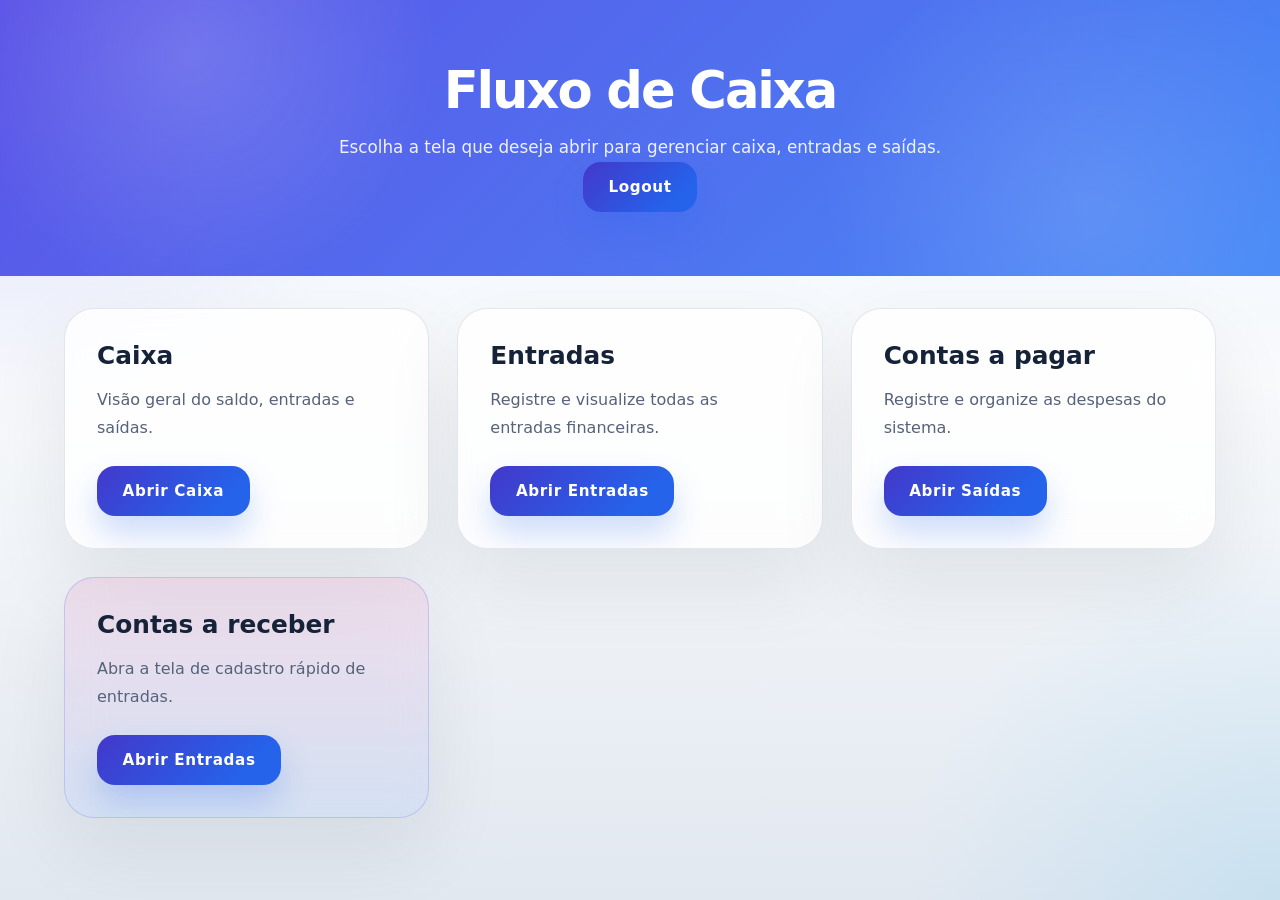
<file: index.html>
﻿<!DOCTYPE html> 
<html lang="pt-BR"> 
<head> 
  <meta charset="UTF-8" /> 
  <meta name="viewport" content="width=device-width, initial-scale=1.0" /> 
  <title>Dashboard - Controle de Dívidas</title> 
  <link rel="stylesheet" href="assets/styles.css" /> 
</head> 

<body> 

  <header class="hero"> 
    <div class="hero-content"> 
      <h1>Fluxo de Caixa</h1> 
      <p>Escolha a tela que deseja abrir para gerenciar caixa, entradas e saídas.</p> 
      
      <button type="button" onclick="window.location.href='pages/auth/login.html'">
        Logout
      </button> 
    </div> 
  </header> 

  <main class="container"> 

    <section class="card"> 
      <h2>Caixa</h2> 
      <p>Visão geral do saldo, entradas e saídas.</p> 
      
      <button type="button" onclick="window.location.href='pages/app/caixa.html'">
        Abrir Caixa
      </button> 
    </section> 

    <section class="card"> 
      <h2>Entradas</h2> 
      <p>Registre e visualize todas as entradas financeiras.</p> 
      
      <button type="button" onclick="window.location.href='pages/app/entradas.html'">
        Abrir Entradas
      </button> 
    </section> 

    <section class="card"> 
      <h2>Contas a pagar</h2> 
      <p>Registre e organize as despesas do sistema.</p> 
      
      <button type="button" onclick="window.location.href='pages/app/saidas.html'">
        Abrir Saídas
      </button> 
    </section> 

    <section class="card card-accent"> 
      <h2>Contas a receber</h2> 
      <p>Abra a tela de cadastro rápido de entradas.</p> 
      
      <button type="button" onclick="window.location.href='pages/app/registrar-entrada.html'">
        Abrir Entradas
      </button> 
    </section> 

  </main> 

</body> 
</html>
</file>
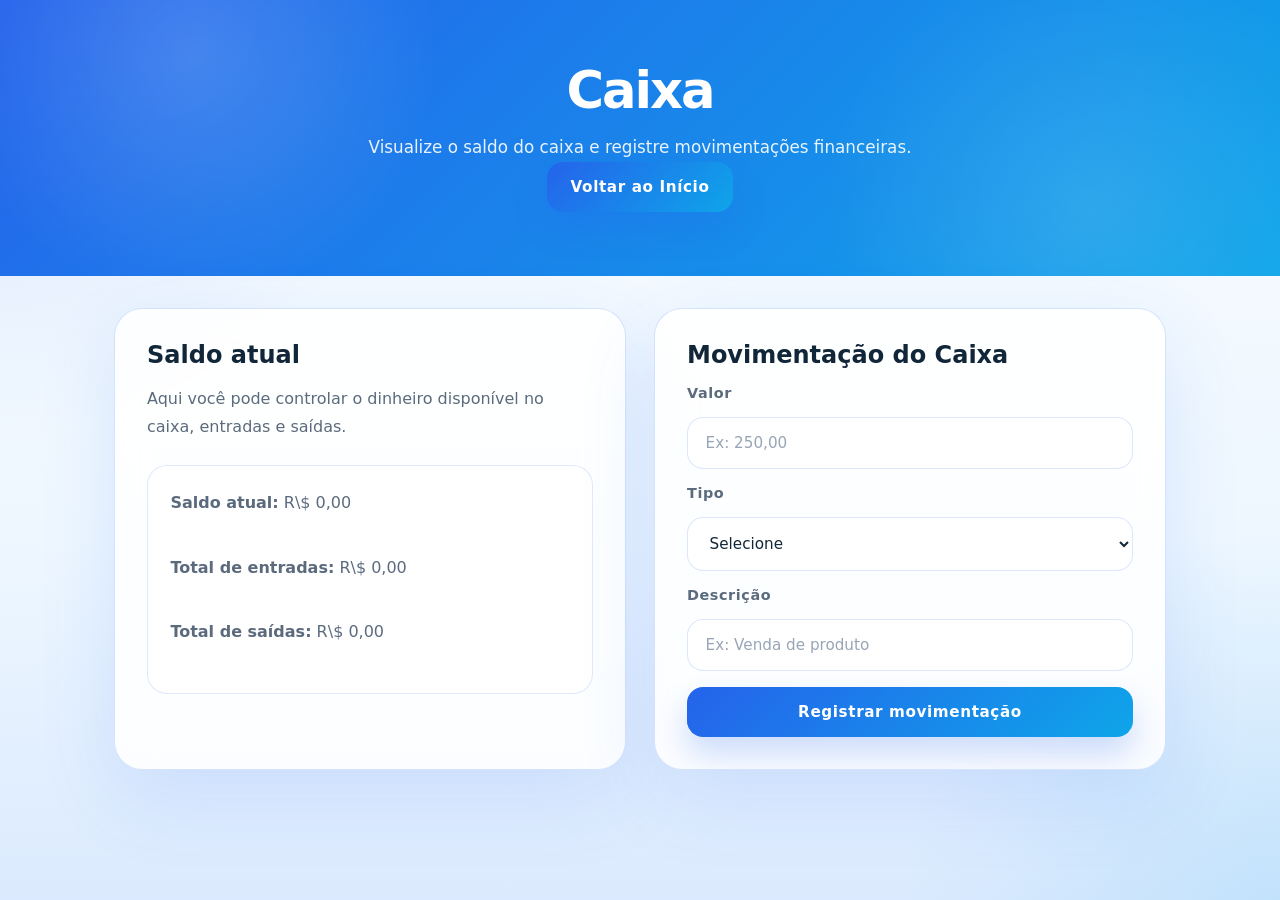
<file: pages/app/caixa.html>
﻿<!DOCTYPE html>
<html lang="pt-BR">
<head>
  <meta charset="UTF-8" />
  <meta name="viewport" content="width=device-width, initial-scale=1.0" />
  <title>Caixa - Controle de Dívidas</title>
  <link rel="stylesheet" href="../../assets/styles.css" />
  <link rel="stylesheet" href="../../assets/app/caixa.css" />
</head>
<body>
  <header class="hero">
    <div class="hero-content">
      <h1>Caixa</h1>
      <p>Visualize o saldo do caixa e registre movimentações financeiras.</p>
      <button type="button" onclick="window.location.href='../../index.html'">Voltar ao Início</button>
    </div>
  </header>
  <main class="container">
    <section class="card">
        <h2>Saldo atual</h2>
        <p>Aqui você pode controlar o dinheiro disponível no caixa, entradas e saídas.</p>
        <div class="data-block">
        <p><strong>Saldo atual:</strong> R\$ 0,00</p>
        <p><strong>Total de entradas:</strong> R\$ 0,00</p>
        <p><strong>Total de saídas:</strong> R\$ 0,00</p>
      </div>
    </section>
    <section class="card">
      <h2>Movimentação do Caixa</h2>
      <form>
        <label>Valor</label>
        <input type="number" min="0.01" step="0.01" placeholder="Ex: 250,00" />

        <label>Tipo</label>
        <select>
          <option value="">Selecione</option>
          <option value="entrada">Entrada</option>
          <option value="saida">Saída</option>
        </select>

        <label>Descrição</label>
        <input type="text" placeholder="Ex: Venda de produto" />

        <button type="button">Registrar movimentação</button>
      </form>
    </section>
  </main>
</body>
</html>
</file>
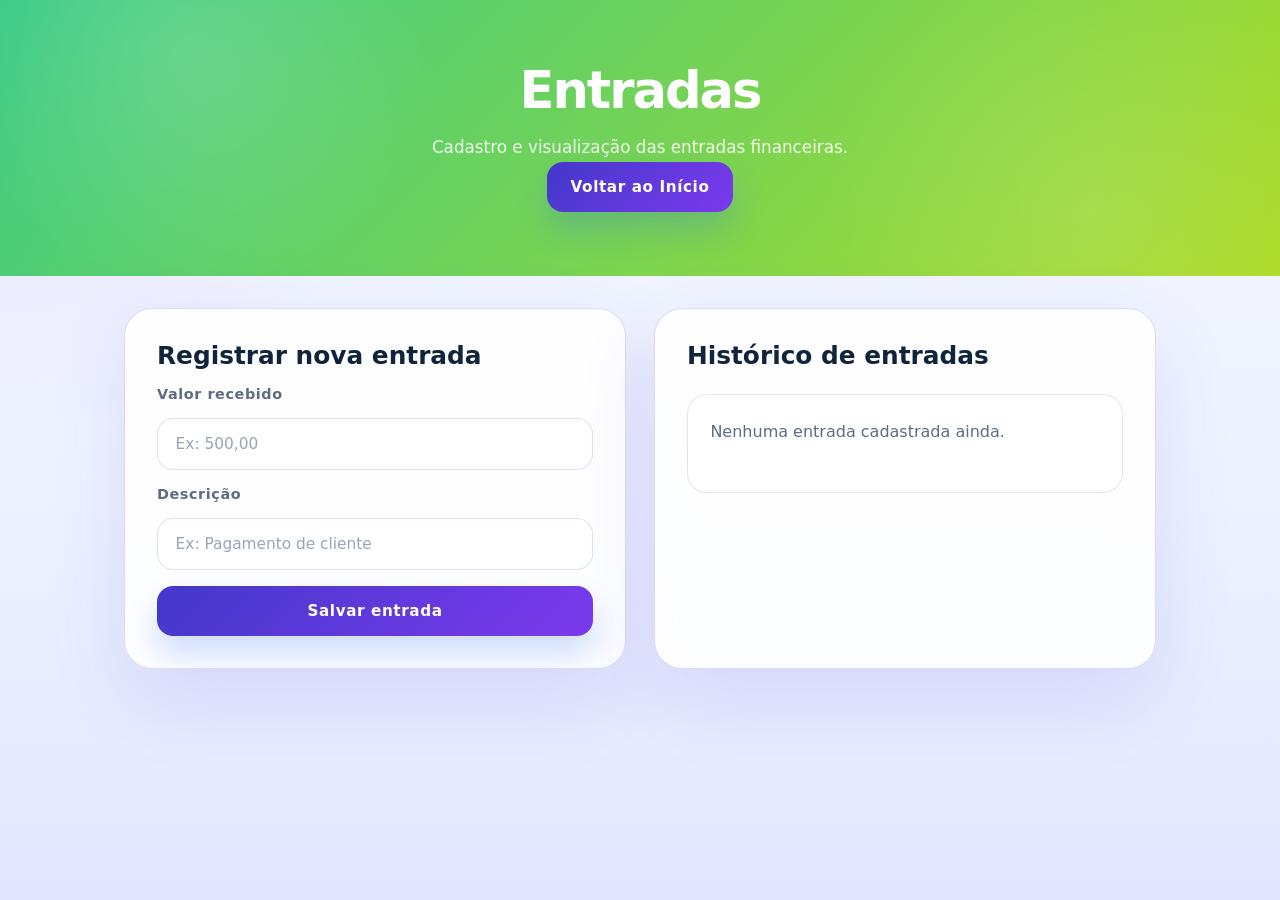
<file: pages/app/entradas.html>
﻿<!DOCTYPE html>
<html lang="pt-BR">
<head>
  <meta charset="UTF-8" />
  <meta name="viewport" content="width=device-width, initial-scale=1.0" />
  <title>Entradas - Controle de Dívidas</title>
  <link rel="stylesheet" href="../../assets/styles.css" />
  <link rel="stylesheet" href="../../assets/app/entradas.css" />
</head>
<body>
  <header class="hero">
    <div class="hero-content">
      <h1>Entradas</h1>
      <p>Cadastro e visualização das entradas financeiras.</p>
      <button type="button" onclick="window.location.href='../../index.html'">Voltar ao Início</button>
    </div>
  </header>
  <main class="container">
    <section class="card">
      <h2>Registrar nova entrada</h2>
      <form>
        <label>Valor recebido</label>
        <input type="number" min="0.01" step="0.01" placeholder="Ex: 500,00" />

        <label>Descrição</label>
        <input type="text" placeholder="Ex: Pagamento de cliente" />

        <button type="button">Salvar entrada</button>
      </form>
    </section>
    <section class="card">
      <h2>Histórico de entradas</h2>
      <div class="data-block">
        <p>Nenhuma entrada cadastrada ainda.</p>
      </div>
    </section>
  </main>
</body>
</html>
</file>
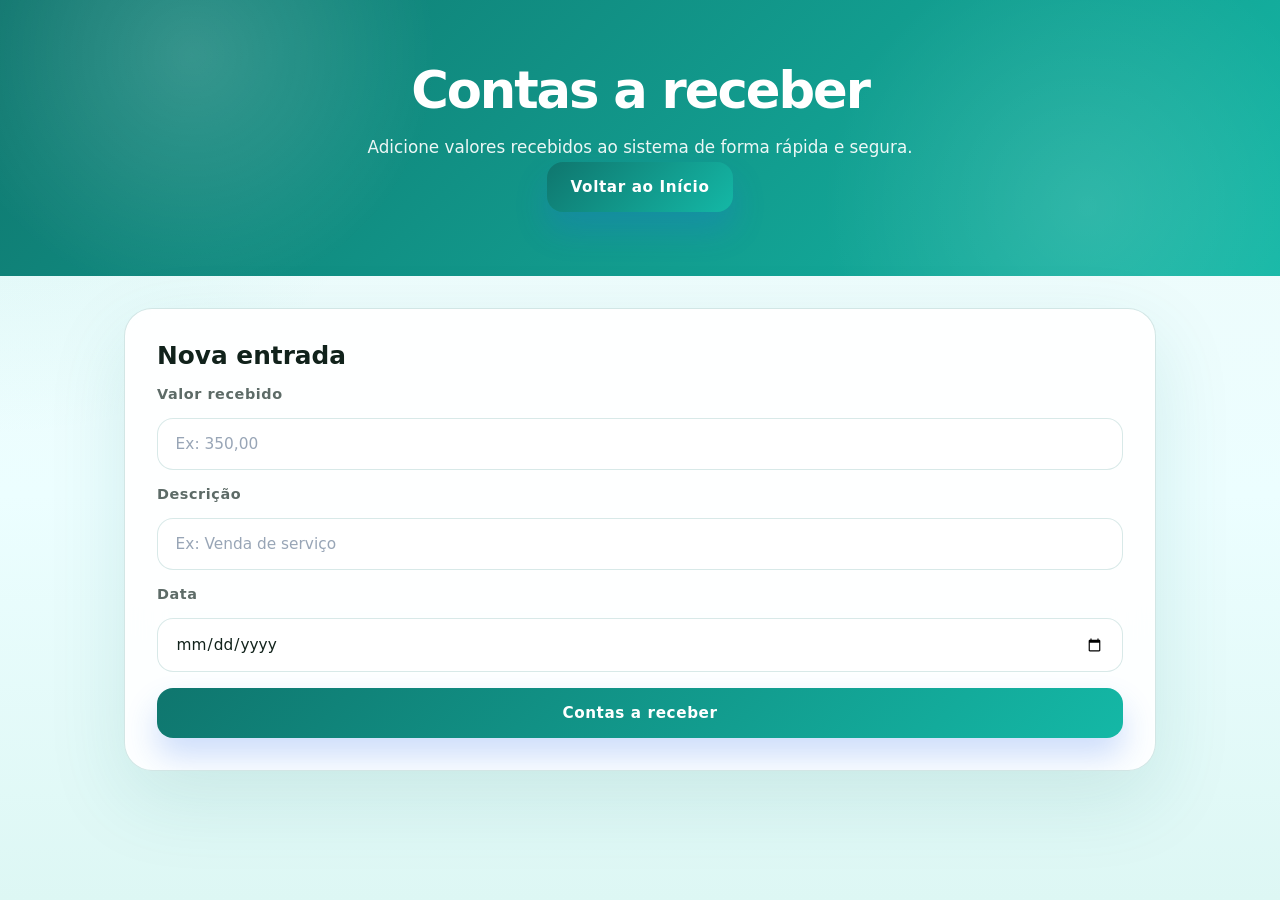
<file: pages/app/registrar-entrada.html>
﻿<!DOCTYPE html>
<html lang="pt-BR">
<head>
  <meta charset="UTF-8" />
  <meta name="viewport" content="width=device-width, initial-scale=1.0" />
  <title>Contas a receber - Controle de Dívidas</title>
  <link rel="stylesheet" href="../../assets/styles.css" />
  <link rel="stylesheet" href="../../assets/app/registrar-entrada.css" />
</head>
<body>
  <header class="hero">
    <div class="hero-content">
      <h1>Contas a receber</h1>
      <p>Adicione valores recebidos ao sistema de forma rápida e segura.</p>
      <button type="button" onclick="window.location.href='../../index.html'">Voltar ao Início</button>
    </div>
  </header>
  <main class="container">
    <section class="card">
      <h2>Nova entrada</h2>
      <form>
        <label>Valor recebido</label>
        <input type="number" min="0.01" step="0.01" placeholder="Ex: 350,00" />

        <label>Descrição</label>
        <input type="text" placeholder="Ex: Venda de serviço" />

        <label>Data</label>
        <input type="date" />

        <button type="button">Contas a receber</button>
      </form>
    </section>
  </main>
</body>
</html>
</file>
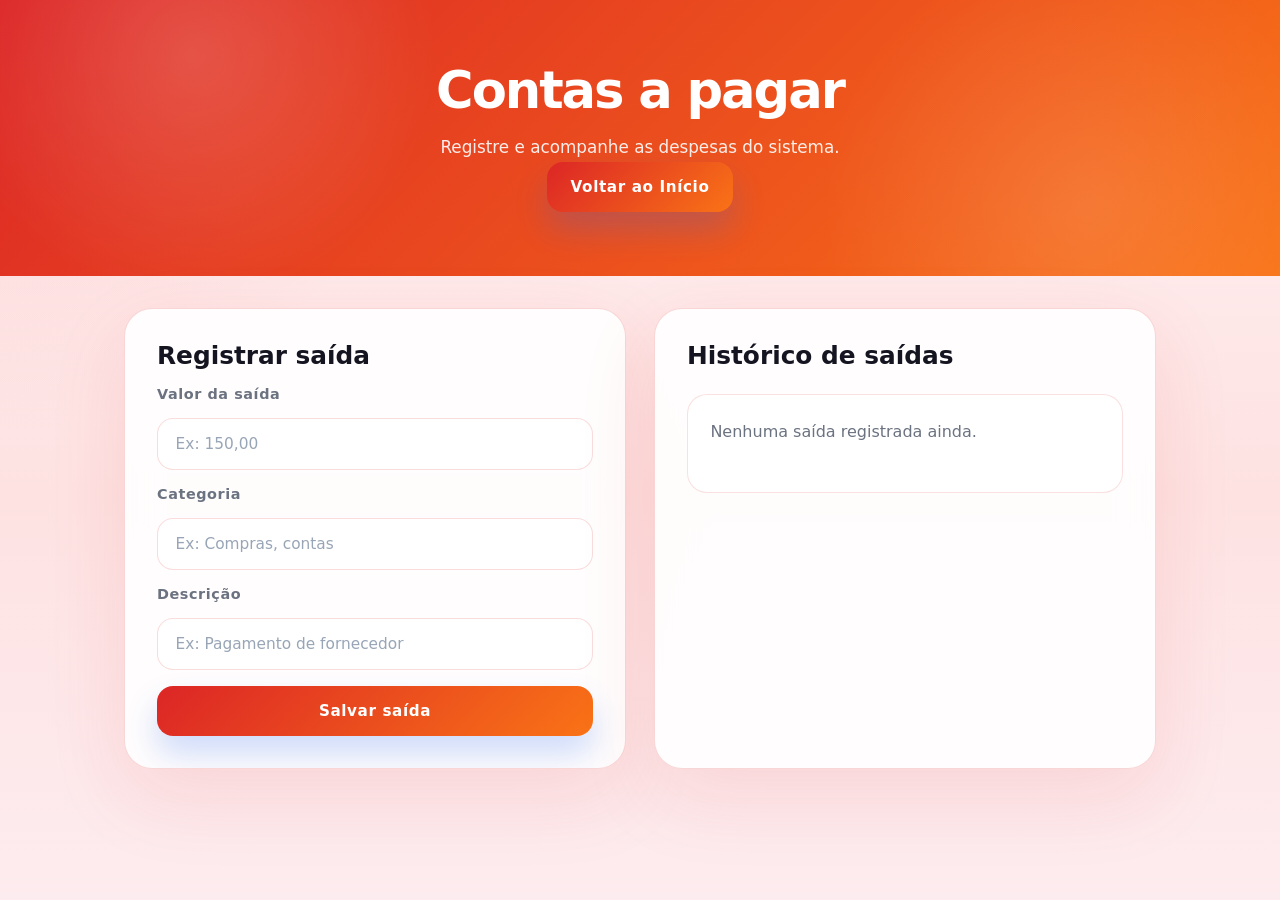
<file: pages/app/saidas.html>
﻿<!DOCTYPE html>
<html lang="pt-BR">
<head>
  <meta charset="UTF-8" />
  <meta name="viewport" content="width=device-width, initial-scale=1.0" />
  <title>Contas a pagar - Controle de Dívidas</title>
  <link rel="stylesheet" href="../../assets/styles.css" />
  <link rel="stylesheet" href="../../assets/app/saidas.css" />
</head>
<body>
  <header class="hero">
    <div class="hero-content">
      <h1>Contas a pagar</h1>
      <p>Registre e acompanhe as despesas do sistema.</p>
      <button type="button" onclick="window.location.href='../../index.html'">Voltar ao Início</button>
    </div>
  </header>
  <main class="container">
    <section class="card">
      <h2>Registrar saída</h2>
      <form>
        <label>Valor da saída</label>
        <input type="number" min="0.01" step="0.01" placeholder="Ex: 150,00" />

        <label>Categoria</label>
        <input type="text" placeholder="Ex: Compras, contas" />

        <label>Descrição</label>
        <input type="text" placeholder="Ex: Pagamento de fornecedor" />

        <button type="button">Salvar saída</button>
      </form>
    </section>
    <section class="card">
      <h2>Histórico de saídas</h2>
      <div class="data-block">
        <p>Nenhuma saída registrada ainda.</p>
      </div>
    </section>
  </main>
</body>
</html>
</file>
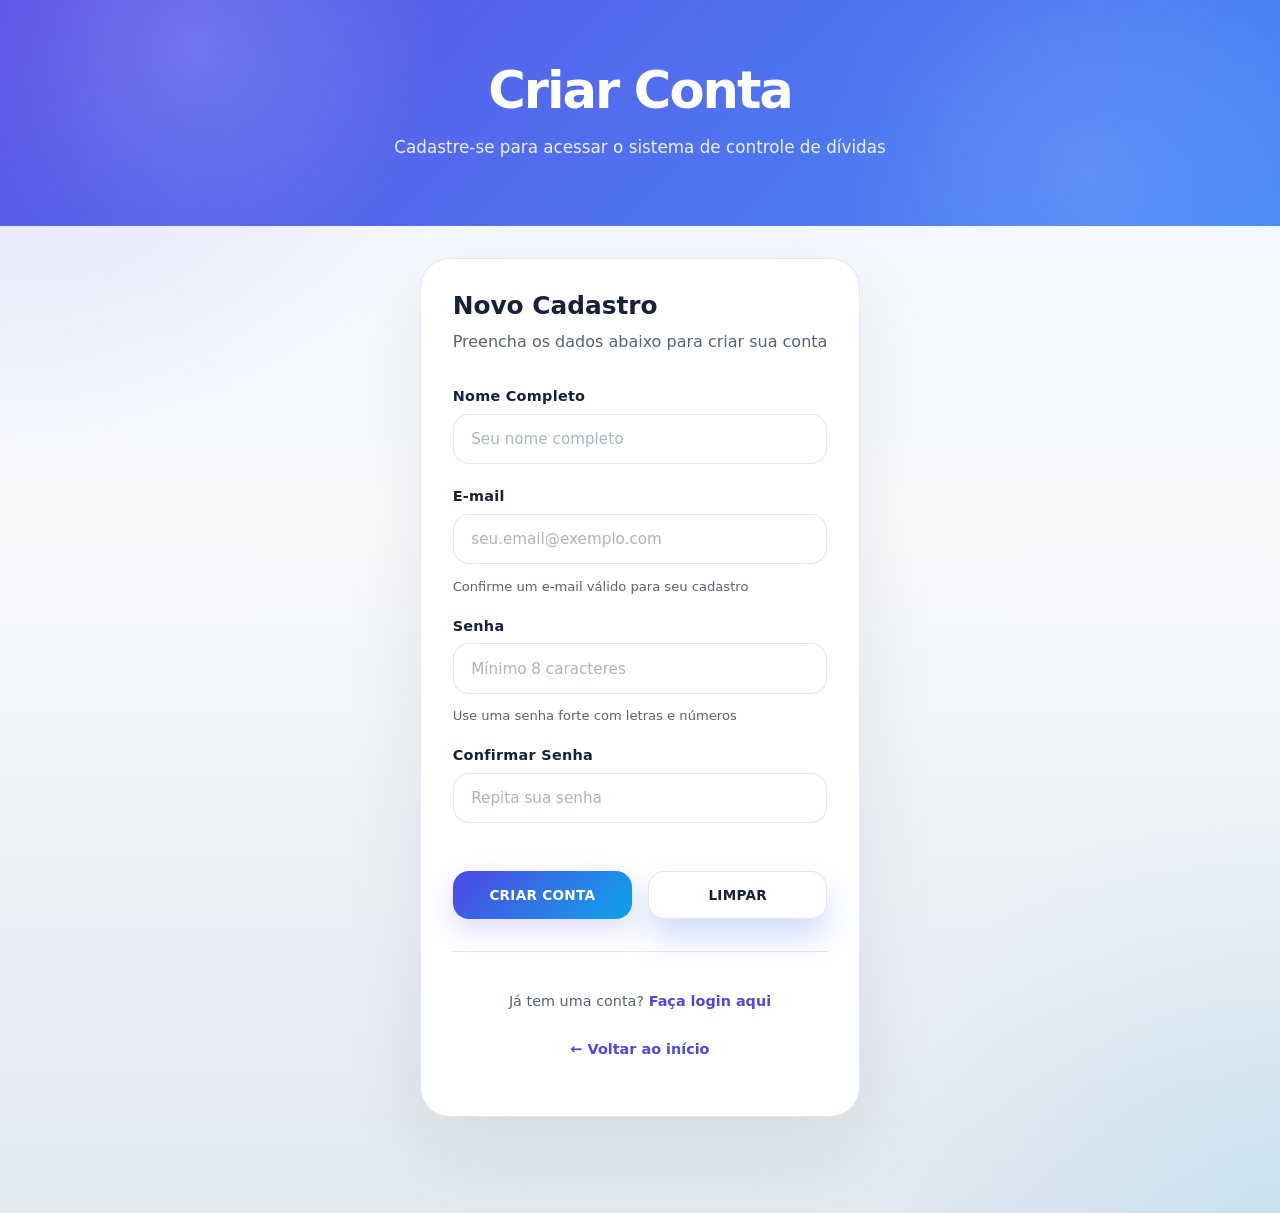
<file: pages/auth/cadastro.html>
﻿<!DOCTYPE html>
<html lang="pt-br">
<head>
  <meta charset="UTF-8" />
  <meta name="viewport" content="width=device-width, initial-scale=1.0" />
  <title>Cadastro - Controle de Dívidas</title>
  <link rel="stylesheet" href="../../assets/styles.css" />
  <link rel="stylesheet" href="../../assets/auth/cadastro.css" />
</head>
<body>
  <header class="hero">
    <div class="hero-content">
      <h1>Criar Conta</h1>
      <p>Cadastre-se para acessar o sistema de controle de dívidas</p>
    </div>
  </header>

  <main class="container">
    <div class="form-wrapper">
      <section class="card">
        <h2>Novo Cadastro</h2>
        <p>Preencha os dados abaixo para criar sua conta</p>

        <form id="cadastroForm" class="cadastro-form">
          <div class="form-group">
            <label for="nome">Nome Completo</label>
            <input type="text" id="nome" name="nome" placeholder="Seu nome completo" required maxlength="100" />
          </div>

          <div class="form-group">
            <label for="email">E-mail</label>
            <input type="email" id="email" name="email" placeholder="seu.email@exemplo.com" required />
            <small class="form-hint">Confirme um e-mail válido para seu cadastro</small>
          </div>

          <div class="form-group">
            <label for="senha">Senha</label>
            <input type="password" id="senha" name="senha" placeholder="Mínimo 8 caracteres" required minlength="8" />
            <small class="form-hint">Use uma senha forte com letras e números</small>
          </div>

          <div class="form-group">
            <label for="confirmarSenha">Confirmar Senha</label>
            <input type="password" id="confirmarSenha" name="confirmarSenha" placeholder="Repita sua senha" required />
          </div>

          <div class="form-actions">
            <button type="submit" class="btn btn-primary">Criar Conta</button>
            <button type="reset" class="btn btn-secondary">Limpar</button>
          </div>
        </form>

        <div class="form-footer">
          <p>Já tem uma conta? <a href="login.html">Faça login aqui</a></p>
          <p><a href="../app/index.html" class="btn-text">← Voltar ao início</a></p>
        </div>
      </section>
    </div>
  </main>

  <div id="toast" class="toast"></div>
  <script src="../../src/Cadastro.java"></script>
</body>
</html>
</file>
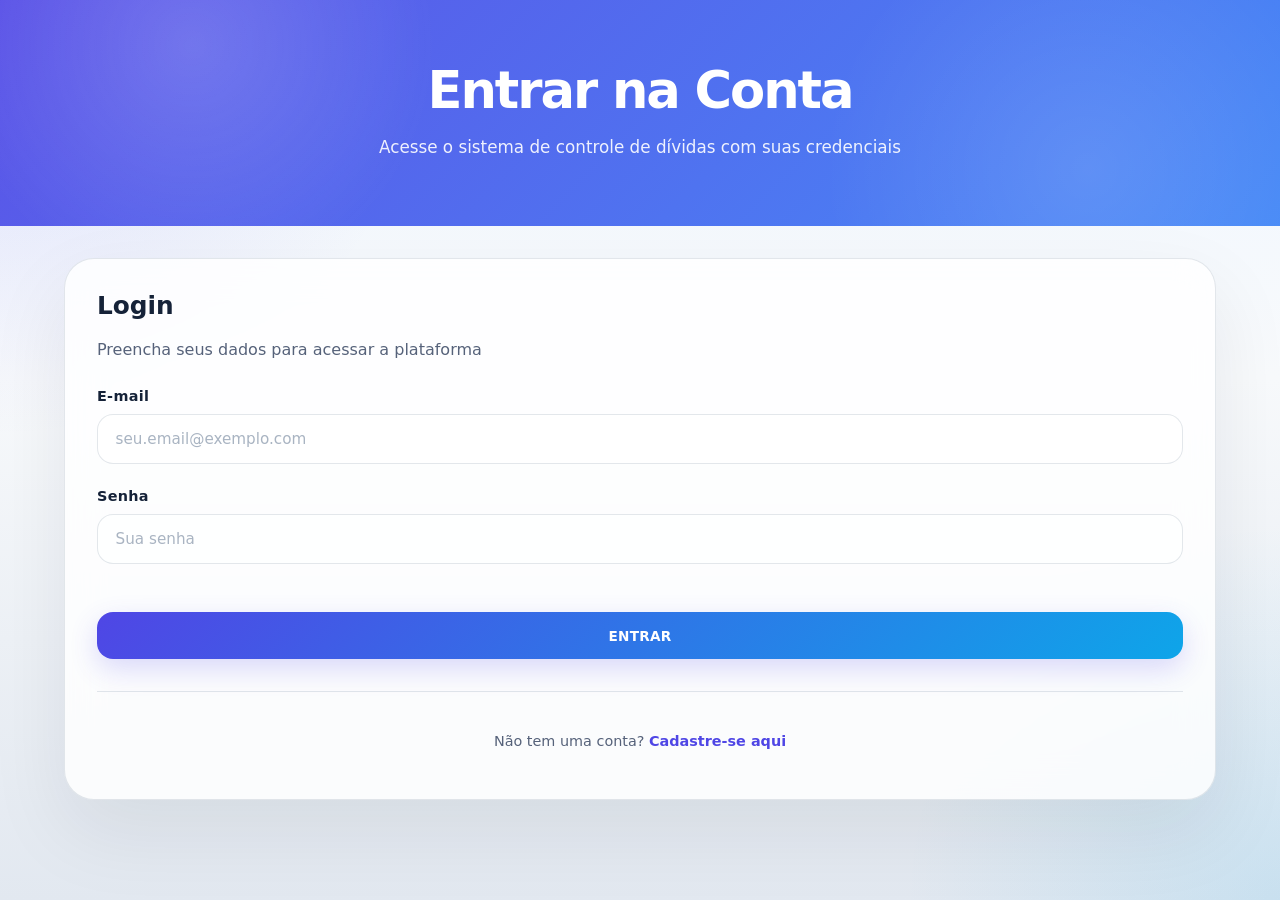
<file: pages/auth/login.html>
﻿<!DOCTYPE html>
<html lang="pt-br">
<head>
  <meta charset="UTF-8" />
  <meta name="viewport" content="width=device-width, initial-scale=1.0" />
  <title>Login - Controle de Dívidas</title>
  <link rel="stylesheet" href="../../assets/styles.css" />
  <link rel="stylesheet" href="../../assets/auth/login.css" />
</head>
<body>
  <header class="hero">
    <div class="hero-content">
      <h1>Entrar na Conta</h1>
      <p>Acesse o sistema de controle de dívidas com suas credenciais</p>
    </div>
  </header>

  <main class="container">
    <div class="form-wrapper">
      <section class="card">
        <h2>Login</h2>
        <p>Preencha seus dados para acessar a plataforma</p>

        <form id="loginForm" class="login-form">
          <div class="form-group">
            <label for="email">E-mail</label>
            <input type="email" id="email" name="email" placeholder="seu.email@exemplo.com" required />
          </div>

          <div class="form-group">
            <label for="senha">Senha</label>
            <input type="password" id="senha" name="senha" placeholder="Sua senha" required />
          </div>

          <div class="form-actions">
            <button type="submit" class="btn btn-primary" style="grid-column: 1 / -1;">Entrar</button>
          </div>
        </form>

        <div class="form-footer">
          <p>Não tem uma conta? <a href="cadastro.html">Cadastre-se aqui</a></p>
        </div>
      </section>
    </div>
  </main>

  <div id="toast" class="toast"></div>
  <script src="../../src/Login.java"></script>
</body>
</html>
</file>
<file: assets/styles.css>
:root {
  --bg: #f4f7ff;
  --surface: rgba(255, 255, 255, 0.82);
  --surface-strong: rgba(255, 255, 255, 0.96);
  --text: #152238;
  --text-muted: #56627a;
  --primary: #4f46e5;
  --primary-soft: #dbe4ff;
  --secondary: #0ea5e9;
  --success: #22c55e;
  --warning: #f59e0b;
  --danger: #ef4444;
  --border: rgba(84, 105, 133, 0.16);
  --shadow: 0 32px 80px rgba(15, 23, 42, 0.08);
}

* {
  box-sizing: border-box;
}

html {
  scroll-behavior: smooth;
}

body {
  margin: 0;
  min-height: 100vh;
  font-family: Inter, system-ui, -apple-system, BlinkMacSystemFont, 'Segoe UI', sans-serif;
  background-color: var(--bg);
  background: radial-gradient(circle at top left, rgba(79, 70, 229, 0.14), transparent 28%),
              radial-gradient(circle at bottom right, rgba(14, 165, 233, 0.12), transparent 24%),
              linear-gradient(180deg, #eff6ff 0%, #f8fafc 42%, #e2e8f0 100%);
  color: var(--text);
}

button,
input,
select {
  font-family: inherit;
}

::selection {
  background: rgba(59, 130, 246, 0.2);
}

.hero {
  padding: 4rem 2rem;
  text-align: center;
  position: relative;
  overflow: hidden;
  background: linear-gradient(135deg, rgba(79, 70, 229, 0.92), rgba(59, 130, 246, 0.94));
  color: white;
}

.hero::after {
  content: '';
  position: absolute;
  inset: 0;
  background: radial-gradient(circle at 15% 20%, rgba(255, 255, 255, 0.16), transparent 22%),
              radial-gradient(circle at 85% 75%, rgba(255, 255, 255, 0.12), transparent 24%);
  pointer-events: none;
}

.hero-content {
  position: relative;
  z-index: 1;
  max-width: 900px;
  margin: 0 auto;
}

.hero h1 {
  margin: 0 0 1rem;
  font-size: clamp(2.5rem, 4vw, 4rem);
  line-height: 1.02;
  letter-spacing: -0.04em;
}

.hero p {
  margin: 0 auto;
  max-width: 720px;
  font-size: 1.05rem;
  line-height: 1.8;
  color: rgba(255, 255, 255, 0.9);
}

.container {
  max-width: 1200px;
  margin: 0 auto 3rem;
  padding: 2rem 1.5rem 3rem;
  display: grid;
  gap: 1.75rem;
  grid-template-columns: repeat(auto-fit, minmax(280px, 1fr));
}

.card {
  position: relative;
  background: var(--surface);
  border: 1px solid var(--border);
  border-radius: 30px;
  padding: 2rem;
  box-shadow: var(--shadow);
  backdrop-filter: blur(18px);
  transition: transform 0.35s ease, box-shadow 0.35s ease, border-color 0.35s ease;
  overflow: hidden;
}

.card::before {
  content: '';
  position: absolute;
  top: 0;
  left: 0;
  width: 100%;
  height: 5px;
  background: linear-gradient(90deg, #4338ca, #2563eb, #0ea5e9);
  transform: scaleX(0);
  transform-origin: left;
  transition: transform 0.4s ease;
}

.card:hover::before {
  transform: scaleX(1);
}

.card:hover {
  transform: translateY(-10px);
  box-shadow: 0 42px 90px rgba(15, 23, 42, 0.16);
  border-color: rgba(79, 70, 229, 0.18);
}

.card h2 {
  margin-top: 0;
  margin-bottom: 1rem;
  font-size: 1.55rem;
  font-weight: 700;
}

.card p {
  margin: 0 0 1.5rem;
  color: var(--text-muted);
  line-height: 1.75;
}

.card-accent {
  background: linear-gradient(180deg, rgba(236, 72, 153, 0.12), rgba(59, 130, 246, 0.1));
  border-color: rgba(99, 102, 241, 0.24);
}

form {
  display: grid;
  gap: 1.2rem;
}

label {
  display: block;
  font-size: 0.88rem;
  font-weight: 700;
  letter-spacing: 0.04em;
  color: var(--text-muted);
}

input,
select {
  width: 100%;
  padding: 1rem 1.2rem;
  border-radius: 18px;
  border: 1px solid rgba(84, 105, 133, 0.18);
  background: #f8fbff;
  color: #172a45;
  font-size: 0.96rem;
  transition: border-color 0.25s ease, box-shadow 0.25s ease, transform 0.2s ease;
}

input:focus,
select:focus {
  outline: none;
  border-color: rgba(79, 70, 229, 0.55);
  box-shadow: 0 0 0 4px rgba(79, 70, 229, 0.12);
  transform: translateY(-1px);
}

input::placeholder {
  color: rgba(84, 105, 133, 0.6);
}

button {
  padding: 1rem 1.6rem;
  border: none;
  border-radius: 18px;
  background: linear-gradient(135deg, #4338ca 0%, #2563eb 80%);
  color: white;
  font-size: 0.95rem;
  font-weight: 700;
  letter-spacing: 0.04em;
  cursor: pointer;
  transition: transform 0.25s ease, box-shadow 0.25s ease;
  box-shadow: 0 18px 32px rgba(37, 99, 235, 0.22);
}

button:hover {
  transform: translateY(-2px);
  box-shadow: 0 22px 36px rgba(37, 99, 235, 0.28);
}

button:active {
  transform: translateY(0);
}

.debt-status,
.data-block {
  margin-top: 1.5rem;
  padding: 1.5rem;
  border-radius: 22px;
  background: rgba(255, 255, 255, 0.9);
  border: 1px solid rgba(84, 105, 133, 0.14);
  box-shadow: inset 0 1px 0 rgba(255, 255, 255, 0.7);
}

.data-block {
  display: grid;
  gap: 0.8rem;
}

.data-block p {
  margin: 0;
  color: var(--text-muted);
}

.toast {
  position: fixed;
  right: 1.4rem;
  bottom: 1.4rem;
  background: rgba(15, 23, 42, 0.96);
  color: white;
  padding: 1rem 1.4rem;
  border-radius: 14px;
  font-size: 0.95rem;
  opacity: 0;
  transform: translateY(18px) scale(0.97);
  transition: opacity 0.25s ease, transform 0.25s ease;
  pointer-events: none;
  z-index: 1000;
}

.toast.show {
  opacity: 1;
  transform: translateY(0) scale(1);
}

@media (max-width: 900px) {
  .hero {
    padding: 3rem 1.5rem;
  }

  .hero h1 {
    font-size: clamp(2rem, 6vw, 3rem);
  }

  .container {
    margin-top: 0;
    padding: 0 1rem 2rem;
  }
}

@media (max-width: 680px) {
  .container {
    grid-template-columns: 1fr;
    gap: 1.25rem;
  }

  .card {
    padding: 1.6rem;
    border-radius: 26px;
  }

  button {
    width: 100%;
  }
}

@media (max-width: 480px) {
  body {
    background: linear-gradient(180deg, #eff6ff 0%, #f8fafc 100%);
  }

  .hero {
    padding: 2.5rem 1rem;
  }

  .container {
    padding: 0 0.85rem 1.5rem;
  }

  .card {
    border-radius: 22px;
  }

  .toast {
    right: 1rem;
    bottom: 1rem;
    left: 1rem;
  }
}
</file>
<file: assets/app/caixa.css>
:root {
  --bg: #eef7ff;
  --surface: rgba(255, 255, 255, 0.88);
  --text: #12263a;
  --text-muted: #5b6b7d;
  --primary: #2563eb;
  --accent: #0ea5e9;
  --border: rgba(37, 99, 235, 0.18);
  --shadow: 0 28px 80px rgba(37, 99, 235, 0.12);
}

* {
  box-sizing: border-box;
}

html {
  scroll-behavior: smooth;
}

body {
  margin: 0;
  min-height: 100vh;
  font-family: Inter, system-ui, sans-serif;
  background-color: var(--bg);
  background: radial-gradient(circle at top left, rgba(37, 99, 235, 0.14), transparent 28%),
              radial-gradient(circle at bottom right, rgba(14, 165, 233, 0.12), transparent 24%),
              linear-gradient(180deg, #f8fbff 0%, #eef7ff 60%, #dbeafe 100%);
  color: var(--text);
}

.hero {
  padding: 4rem 2rem;
  text-align: center;
  background: linear-gradient(135deg, #2563eb 0%, #0ea5e9 100%);
  color: white;
  position: relative;
  overflow: hidden;
}

.hero p {
  max-width: 720px;
  margin: 0 auto;
  color: rgba(255, 255, 255, 0.9);
  line-height: 1.8;
}

.container {
  max-width: 1100px;
  margin: 0 auto 2rem;
  padding: 2rem 1.5rem 2rem;
  display: grid;
  gap: 1.75rem;
  grid-template-columns: repeat(auto-fit, minmax(300px, 1fr));
}

.card {
  background: var(--surface);
  border: 1px solid var(--border);
  border-radius: 28px;
  padding: 2rem;
  box-shadow: var(--shadow);
  transition: transform 0.3s ease, box-shadow 0.3s ease;
}

.card:hover {
  transform: translateY(-8px);
  box-shadow: 0 36px 90px rgba(37, 99, 235, 0.18);
}

.card h2 {
  margin-top: 0;
  margin-bottom: 1rem;
  font-size: 1.5rem;
}

.card p {
  margin-bottom: 1.5rem;
  color: var(--text-muted);
}

form {
  display: grid;
  gap: 1rem;
}

label {
  font-size: 0.9rem;
  color: var(--text-muted);
}

input, select {
  width: 100%;
  padding: 1rem 1.1rem;
  border-radius: 16px;
  border: 1px solid rgba(37, 99, 235, 0.16);
  background: rgba(255, 255, 255, 0.95);
  color: var(--text);
  font-size: 0.95rem;
}

input:focus, select:focus {
  outline: none;
  border-color: rgba(14, 165, 233, 0.6);
  box-shadow: 0 0 0 4px rgba(14, 165, 233, 0.12);
}

button {
  border: none;
  border-radius: 16px;
  background: linear-gradient(135deg, #2563eb 0%, #0ea5e9 100%);
  color: white;
  padding: 1rem 1.5rem;
  font-weight: 700;
  cursor: pointer;
  transition: transform 0.2s ease, box-shadow 0.2s ease;
}

button:hover {
  transform: translateY(-2px);
}

.data-block {
  padding: 1.4rem;
  border-radius: 20px;
  background: rgba(255, 255, 255, 0.95);
  border: 1px solid rgba(37, 99, 235, 0.14);
}

@media (max-width: 720px) {
  .container {
    grid-template-columns: 1fr;
  }
  .hero {
    padding: 3rem 1.2rem;
  }
}
</file>
<file: assets/app/entradas.css>
:root {
  --bg: #f5f8ff;
  --surface: rgba(255, 255, 255, 0.9);
  --text: #10253c;
  --text-muted: #5c6d82;
  --primary: #4338ca;
  --accent: #7c3aed;
  --border: rgba(67, 56, 202, 0.18);
  --shadow: 0 28px 80px rgba(67, 56, 202, 0.12);
}

* {
  box-sizing: border-box;
}

html {
  scroll-behavior: smooth;
}

body {
  margin: 0;
  min-height: 100vh;
  font-family: Inter, system-ui, sans-serif;
  background-color: var(--bg);
  background: radial-gradient(circle at top left, rgba(124, 58, 237, 0.12), transparent 28%),
  linear-gradient(180deg, #f5f8ff 0%, #eef2ff 55%, #e0e7ff 100%);
  color: var(--text);
}

.hero {
  padding: 4rem 2rem;
  text-align: center;
  position: relative;
  overflow: hidden;
  background: linear-gradient(135deg, hsl(152, 58%, 51%) 0%, #aedb26 100%);
  color: white;
}

.hero p {
  max-width: 700px;
  margin: 0 auto;
  color: rgba(255, 255, 255, 0.9);
  line-height: 1.8;
}

.container {
  max-width: 1080px;
  margin: 0 auto 2rem;
  padding: 2rem 1.5rem 2rem;
  display: grid;
  gap: 1.75rem;
  grid-template-columns: repeat(auto-fit, minmax(300px, 1fr));
}

.card {
  background: var(--surface);
  border: 1px solid var(--border);
  border-radius: 28px;
  padding: 2rem;
  box-shadow: var(--shadow);
  transition: transform 0.3s ease, box-shadow 0.3s ease;
}

.card:hover {
  transform: translateY(-8px);
  box-shadow: 0 36px 90px rgba(41, 120, 24, 0.16);
}

.card h2 {
  margin-top: 0;
  margin-bottom: 1rem;
}

.card p {
  margin-bottom: 1.5rem;
  color: var(--text-muted);
}

form {
  display: grid;
  gap: 1rem;
}

label {
  font-size: 0.9rem;
  color: var(--text-muted);
}

input {
  width: 100%;
  padding: 1rem 1.1rem;
  border-radius: 16px;
  border: 1px solid rgba(67, 56, 202, 0.16);
  background: rgba(255, 255, 255, 0.95);
  color: var(--text);
}

button {
  border: none;
  border-radius: 16px;
  background: linear-gradient(135deg, #4338ca 0%, #7c3aed 100%);
  color: white;
  padding: 1rem 1.5rem;
  font-weight: 700;
  cursor: pointer;
}

button:hover {
  transform: translateY(-2px);
}

.data-block {
  padding: 1.4rem;
  border-radius: 20px;
  background: rgba(255, 255, 255, 0.96);
  border: 1px solid rgba(67, 56, 202, 0.14);
}

@media (max-width: 720px) {
  .container {
    grid-template-columns: 1fr;
  }
  .hero {
    padding: 3rem 1.2rem;
  }
}
</file>
<file: assets/app/registrar-entrada.css>
:root {
  --bg: #effaf9;
  --surface: rgba(255, 255, 255, 0.92);
  --text: #11221b;
  --text-muted: #5d6b67;
  --primary: #0f766e;
  --accent: #14b8a6;
  --border: rgba(15, 118, 110, 0.18);
  --shadow: 0 28px 80px rgba(15, 118, 110, 0.12);
}

* {
  box-sizing: border-box;
}

html {
  scroll-behavior: smooth;
}

body {
  margin: 0;
  min-height: 100vh;
  font-family: Inter, system-ui, sans-serif;
  background-color: var(--bg);
  background: radial-gradient(circle at top left, rgba(20, 184, 166, 0.12), transparent 28%),
              linear-gradient(180deg, #effaf9 0%, #ecfeff 55%, #ddf7f4 100%);
  color: var(--text);
}

.hero {
  padding: 4rem 2rem;
  text-align: center;
  position: relative;
  overflow: hidden;
  background: linear-gradient(135deg, #0f766e 0%, #14b8a6 100%);
  color: white;
}

.hero p {
  max-width: 700px;
  margin: 0 auto;
  color: rgba(255, 255, 255, 0.92);
  line-height: 1.8;
}

.container {
  max-width: 1080px;
  margin: 0 auto 2rem;
  padding: 2rem 1.5rem 2rem;
  display: grid;
  gap: 1.75rem;
  grid-template-columns: repeat(auto-fit, minmax(300px, 1fr));
}

.card {
  background: var(--surface);
  border: 1px solid var(--border);
  border-radius: 28px;
  padding: 2rem;
  box-shadow: var(--shadow);
  transition: transform 0.3s ease, box-shadow 0.3s ease;
}

.card:hover {
  transform: translateY(-8px);
  box-shadow: 0 36px 90px rgba(15, 118, 110, 0.16);
}

.card h2 {
  margin-top: 0;
  margin-bottom: 1rem;
}

form {
  display: grid;
  gap: 1rem;
}

label {
  font-size: 0.9rem;
  color: var(--text-muted);
}

input {
  width: 100%;
  padding: 1rem 1.1rem;
  border-radius: 16px;
  border: 1px solid rgba(15, 118, 110, 0.16);
  background: rgba(255, 255, 255, 0.97);
  color: var(--text);
}

button {
  border: none;
  border-radius: 16px;
  background: linear-gradient(135deg, #0f766e 0%, #14b8a6 100%);
  color: white;
  padding: 1rem 1.5rem;
  font-weight: 700;
  cursor: pointer;
}

button:hover {
  transform: translateY(-2px);
}

@media (max-width: 720px) {
  .container {
    grid-template-columns: 1fr;
  }
  .hero {
    padding: 3rem 1.2rem;
  }
}
</file>
<file: assets/app/saidas.css>
:root {
  --bg: #fff1f2;
  --surface: rgba(255, 255, 255, 0.9);
  --text: #151521;
  --text-muted: #6b7280;
  --primary: #dc2626;
  --accent: #f97316;
  --border: rgba(220, 38, 38, 0.18);
  --shadow: 0 28px 80px rgba(220, 38, 38, 0.1);
}

* {
  box-sizing: border-box;
}

html {
  scroll-behavior: smooth;
}

body {
  margin: 0;
  min-height: 100vh;
  font-family: Inter, system-ui, sans-serif;
  background-color: var(--bg);
  background: radial-gradient(circle at top left, rgba(239, 68, 68, 0.12), transparent 28%),
              linear-gradient(180deg, #fff1f2 0%, #fee2e2 55%, #fdecef 100%);
  color: var(--text);
}

.hero {
  padding: 4rem 2rem;
  text-align: center;
  position: relative;
  overflow: hidden;
  background: linear-gradient(135deg, #dc2626 0%, #f97316 100%);
  color: white;
}

.hero p {
  max-width: 700px;
  margin: 0 auto;
  color: rgba(255, 255, 255, 0.9);
  line-height: 1.8;
}

.container {
  max-width: 1080px;
  margin: 0 auto 2rem;
  padding: 2rem 1.5rem 2rem;
  display: grid;
  gap: 1.75rem;
  grid-template-columns: repeat(auto-fit, minmax(300px, 1fr));
}

.card {
  background: var(--surface);
  border: 1px solid var(--border);
  border-radius: 28px;
  padding: 2rem;
  box-shadow: var(--shadow);
  transition: transform 0.3s ease, box-shadow 0.3s ease;
}

.card:hover {
  transform: translateY(-8px);
  box-shadow: 0 36px 90px rgba(220, 38, 38, 0.16);
}

.card h2 {
  margin-top: 0;
  margin-bottom: 1rem;
}

.card p {
  margin-bottom: 1.5rem;
  color: var(--text-muted);
}

form {
  display: grid;
  gap: 1rem;
}

label {
  font-size: 0.9rem;
  color: var(--text-muted);
}

input {
  width: 100%;
  padding: 1rem 1.1rem;
  border-radius: 16px;
  border: 1px solid rgba(220, 38, 38, 0.16);
  background: rgba(255, 255, 255, 0.95);
  color: var(--text);
}

button {
  border: none;
  border-radius: 16px;
  background: linear-gradient(135deg, #dc2626 0%, #f97316 100%);
  color: white;
  padding: 1rem 1.5rem;
  font-weight: 700;
  cursor: pointer;
}

button:hover {
  transform: translateY(-2px);
}

.data-block {
  padding: 1.4rem;
  border-radius: 20px;
  background: rgba(255, 255, 255, 0.96);
  border: 1px solid rgba(220, 38, 38, 0.14);
}

@media (max-width: 720px) {
  .container {
    grid-template-columns: 1fr;
  }
  .hero {
    padding: 3rem 1.2rem;
  }
}
</file>
<file: assets/auth/cadastro.css>
/* Layout e Container */
.form-wrapper {
  max-width: 500px;
  margin: 0 auto;
}

.cadastro-form {
  display: grid;
  gap: 1.5rem;
}

/* Form Groups */
.form-group {
  display: grid;
  gap: 0.6rem;
}

.form-group label {
  display: block;
  font-size: 0.9rem;
  font-weight: 600;
  color: var(--text);
  letter-spacing: 0.02em;
}

.form-group input {
  padding: 0.95rem 1.1rem;
  border-radius: 16px;
  border: 1.5px solid var(--border);
  background: rgba(255, 255, 255, 0.6);
  font-size: 0.95rem;
  transition: all 0.3s ease;
}

.form-group input::placeholder {
  color: rgba(84, 105, 133, 0.5);
}

.form-group input:focus {
  outline: none;
  border-color: var(--primary);
  box-shadow: 0 0 0 3px rgba(79, 70, 229, 0.1);
  background: rgba(255, 255, 255, 0.95);
}

.form-group input:valid {
  border-color: var(--success);
}

.form-group input:invalid:not(:placeholder-shown) {
  border-color: var(--danger);
}

/* Form Hints */
.form-hint {
  display: block;
  font-size: 0.82rem;
  color: var(--text-muted);
  margin-top: 0.3rem;
}

/* Form Actions */
.form-actions {
  display: grid;
  grid-template-columns: 1fr 1fr;
  gap: 1rem;
  margin-top: 1.5rem;
}

.btn {
  padding: 0.95rem 1.4rem;
  border: none;
  border-radius: 16px;
  font-size: 0.95rem;
  font-weight: 600;
  cursor: pointer;
  transition: all 0.3s ease;
  letter-spacing: 0.02em;
  text-transform: uppercase;
  font-size: 0.85rem;
}

.btn-primary {
  background: linear-gradient(135deg, var(--primary), var(--secondary));
  color: white;
  box-shadow: 0 10px 28px rgba(79, 70, 229, 0.2);
}

.btn-primary:hover {
  transform: translateY(-2px);
  box-shadow: 0 14px 36px rgba(79, 70, 229, 0.3);
}

.btn-primary:active {
  transform: translateY(0);
}

.btn-secondary {
  background: var(--surface);
  color: var(--text);
  border: 1.5px solid var(--border);
}

.btn-secondary:hover {
  background: rgba(255, 255, 255, 0.95);
  border-color: var(--primary);
  color: var(--primary);
}

/* Form Footer */
.form-footer {
  margin-top: 2rem;
  padding-top: 1.5rem;
  border-top: 1px solid var(--border);
  text-align: center;
}

.form-footer p {
  margin: 0.8rem 0;
  font-size: 0.9rem;
  color: var(--text-muted);
}

.form-footer a {
  color: var(--primary);
  text-decoration: none;
  font-weight: 600;
  transition: all 0.3s ease;
}

.form-footer a:hover {
  color: var(--secondary);
  text-decoration: underline;
}

.btn-text {
  display: inline-block;
  padding: 0.6rem 0;
  font-size: 0.9rem;
}

/* Card Styling */
.card {
  background: var(--surface-strong);
  border: 1px solid var(--border);
  backdrop-filter: blur(20px);
}

.card h2 {
  color: var(--text);
  margin-bottom: 0.5rem;
}

.card > p {
  color: var(--text-muted);
  margin-bottom: 2rem;
}

/* Responsivo */
@media (max-width: 600px) {
  .form-wrapper {
    padding: 0 1rem;
  }

  .form-actions {
    grid-template-columns: 1fr;
    gap: 0.8rem;
  }

  .btn {
    width: 100%;
  }

  .card {
    border-radius: 24px;
    padding: 1.8rem;
  }
}

@media (max-width: 480px) {
  .form-wrapper {
    padding: 0 0.75rem;
  }

  .card {
    border-radius: 20px;
    padding: 1.4rem;
  }

  .cadastro-form {
    gap: 1.2rem;
  }

  .form-group input {
    padding: 0.85rem 1rem;
    font-size: 16px;
  }

  .form-footer {
    margin-top: 1.5rem;
    padding-top: 1rem;
  }
}
</file>
<file: assets/auth/login.css>
/* Estilos para a página de login */

.login-form {
  display: grid;
  gap: 1.5rem;
}

.login-form .form-group {
  display: grid;
  gap: 0.6rem;
}

.login-form .form-group label {
  display: block;
  font-size: 0.9rem;
  font-weight: 600;
  color: var(--text);
  letter-spacing: 0.02em;
}

.login-form .form-group input {
  padding: 0.95rem 1.1rem;
  border-radius: 16px;
  border: 1.5px solid var(--border);
  background: rgba(255, 255, 255, 0.6);
  font-size: 0.95rem;
  transition: all 0.3s ease;
}

.login-form .form-group input::placeholder {
  color: rgba(84, 105, 133, 0.5);
}

.login-form .form-group input:focus {
  outline: none;
  border-color: var(--primary);
  box-shadow: 0 0 0 3px rgba(79, 70, 229, 0.1);
  background: rgba(255, 255, 255, 0.95);
}

.form-actions {
  display: grid;
  grid-template-columns: 1fr 1fr;
  gap: 1rem;
  margin-top: 1.5rem;
}

.btn {
  padding: 0.95rem 1.4rem;
  border: none;
  border-radius: 16px;
  font-weight: 600;
  cursor: pointer;
  transition: all 0.3s ease;
  letter-spacing: 0.02em;
  text-transform: uppercase;
  font-size: 0.85rem;
}

.btn-primary {
  background: linear-gradient(135deg, var(--primary), var(--secondary));
  color: white;
  box-shadow: 0 10px 28px rgba(79, 70, 229, 0.2);
}

.btn-primary:hover {
  transform: translateY(-2px);
  box-shadow: 0 14px 36px rgba(79, 70, 229, 0.3);
}

.btn-secondary {
  background: var(--surface);
  color: var(--text);
  border: 1.5px solid var(--border);
}

.btn-secondary:hover {
  background: rgba(255, 255, 255, 0.95);
  border-color: var(--primary);
  color: var(--primary);
}

.form-footer {
  margin-top: 2rem;
  padding-top: 1.5rem;
  border-top: 1px solid var(--border);
  text-align: center;
}

.form-footer p {
  margin: 0.8rem 0;
  font-size: 0.9rem;
  color: var(--text-muted);
}

.form-footer a {
  color: var(--primary);
  text-decoration: none;
  font-weight: 600;
  transition: all 0.3s ease;
}

.form-footer a:hover {
  color: var(--secondary);
  text-decoration: underline;
}

/* Responsivo */
@media (max-width: 600px) {
  .form-actions {
    grid-template-columns: 1fr;
  }

  .btn {
    width: 100%;
  }
}
</file>
